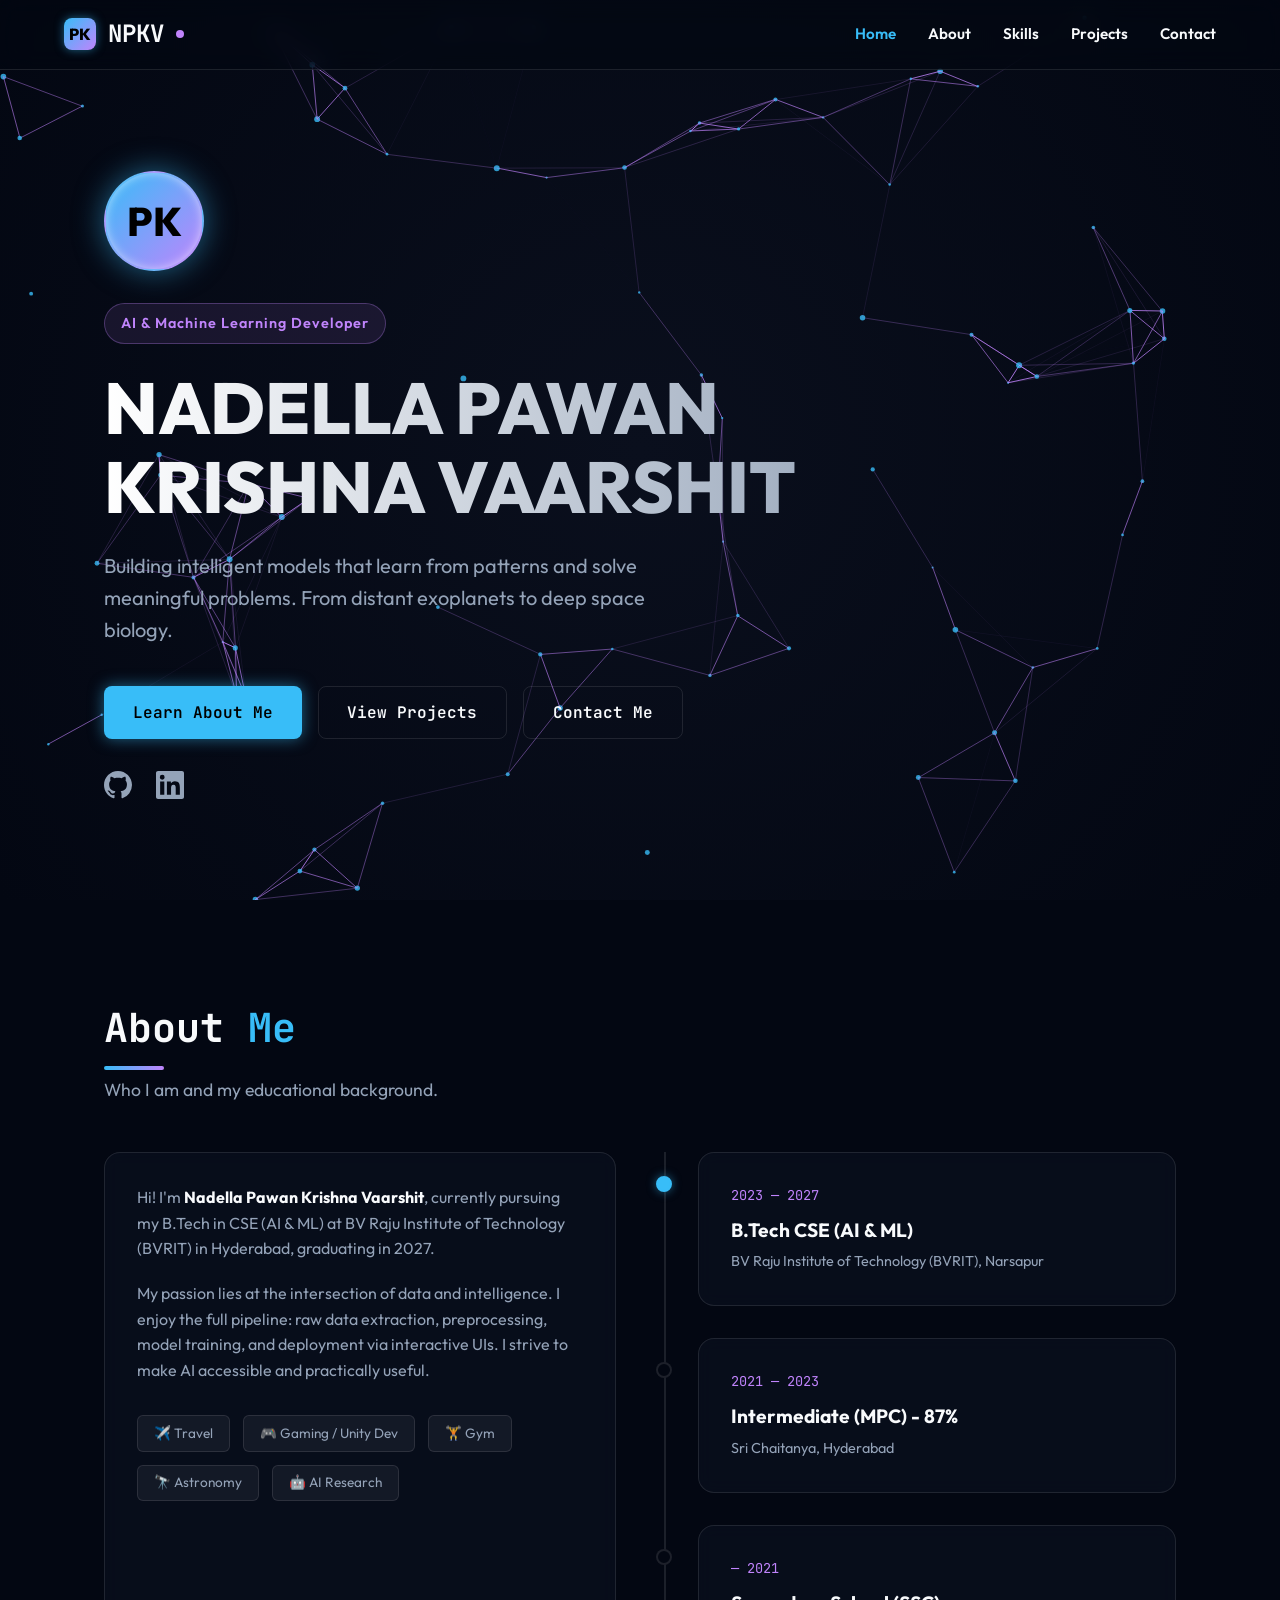
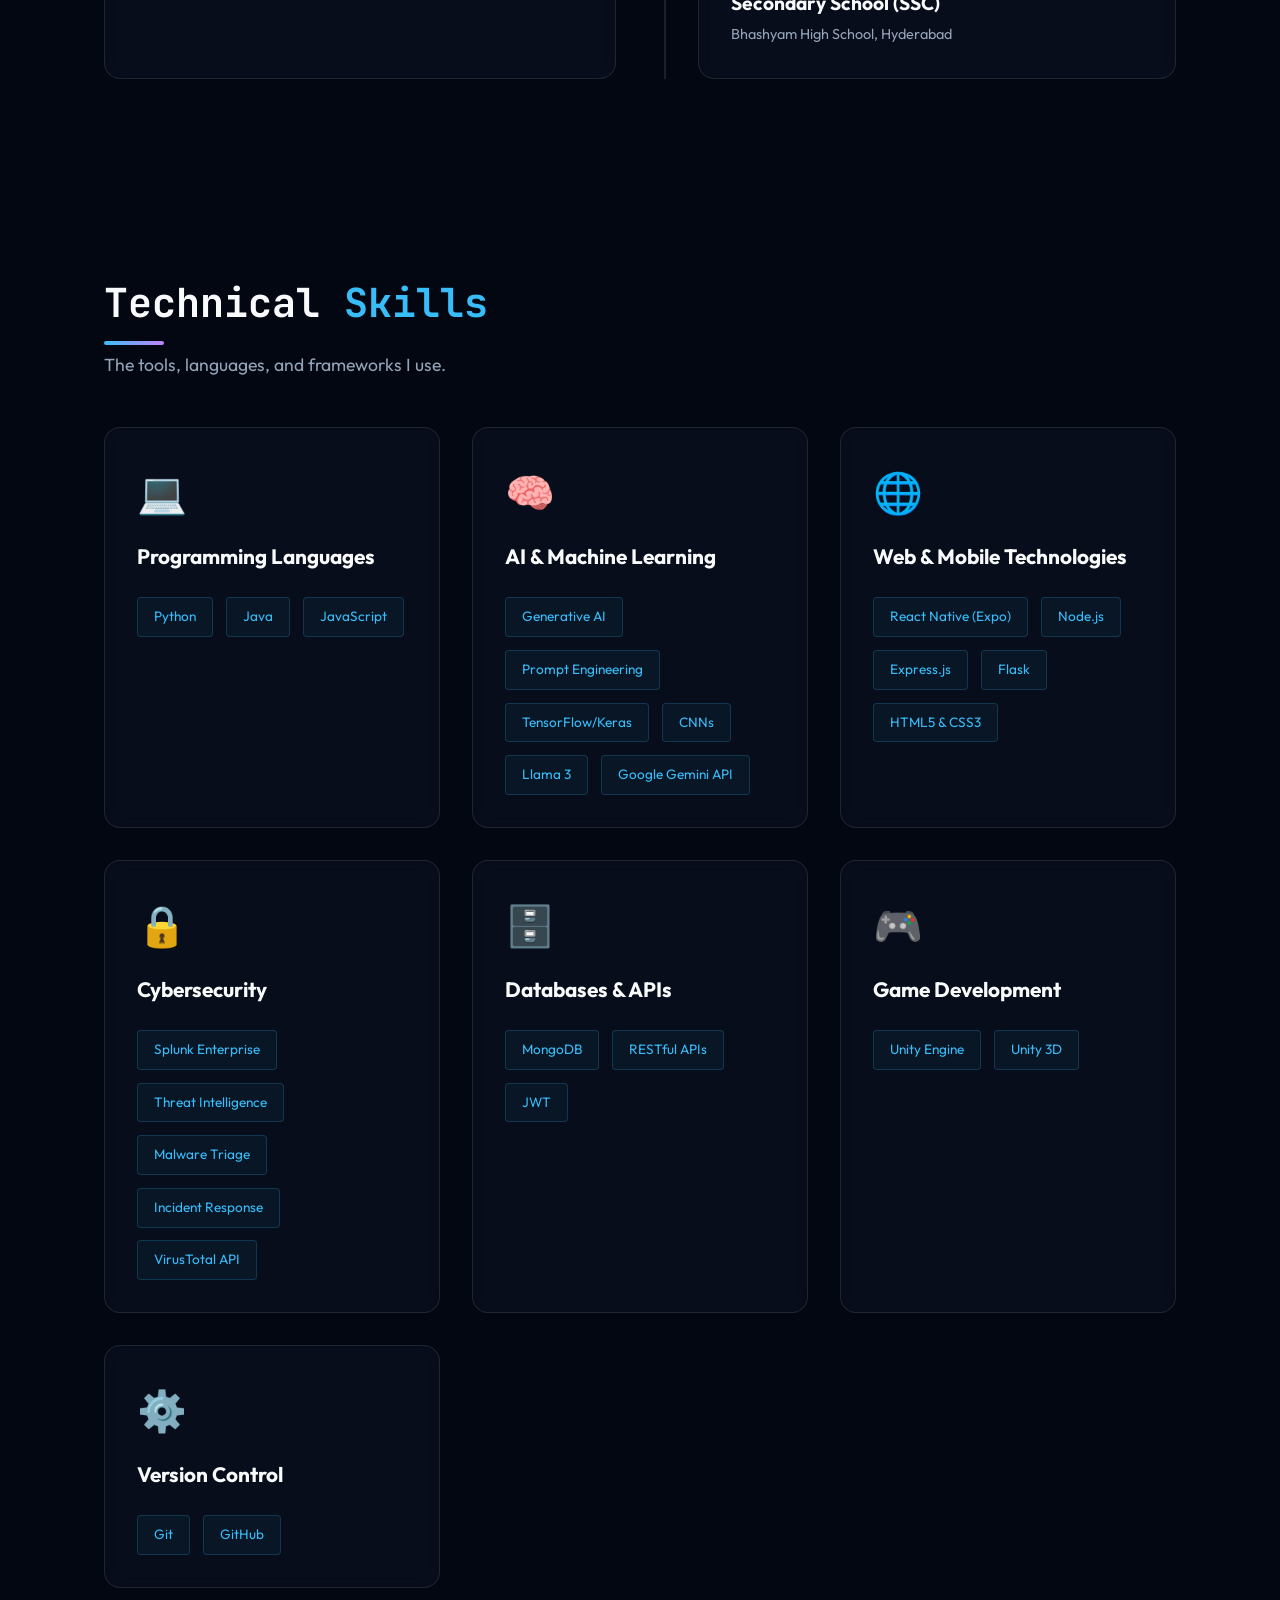
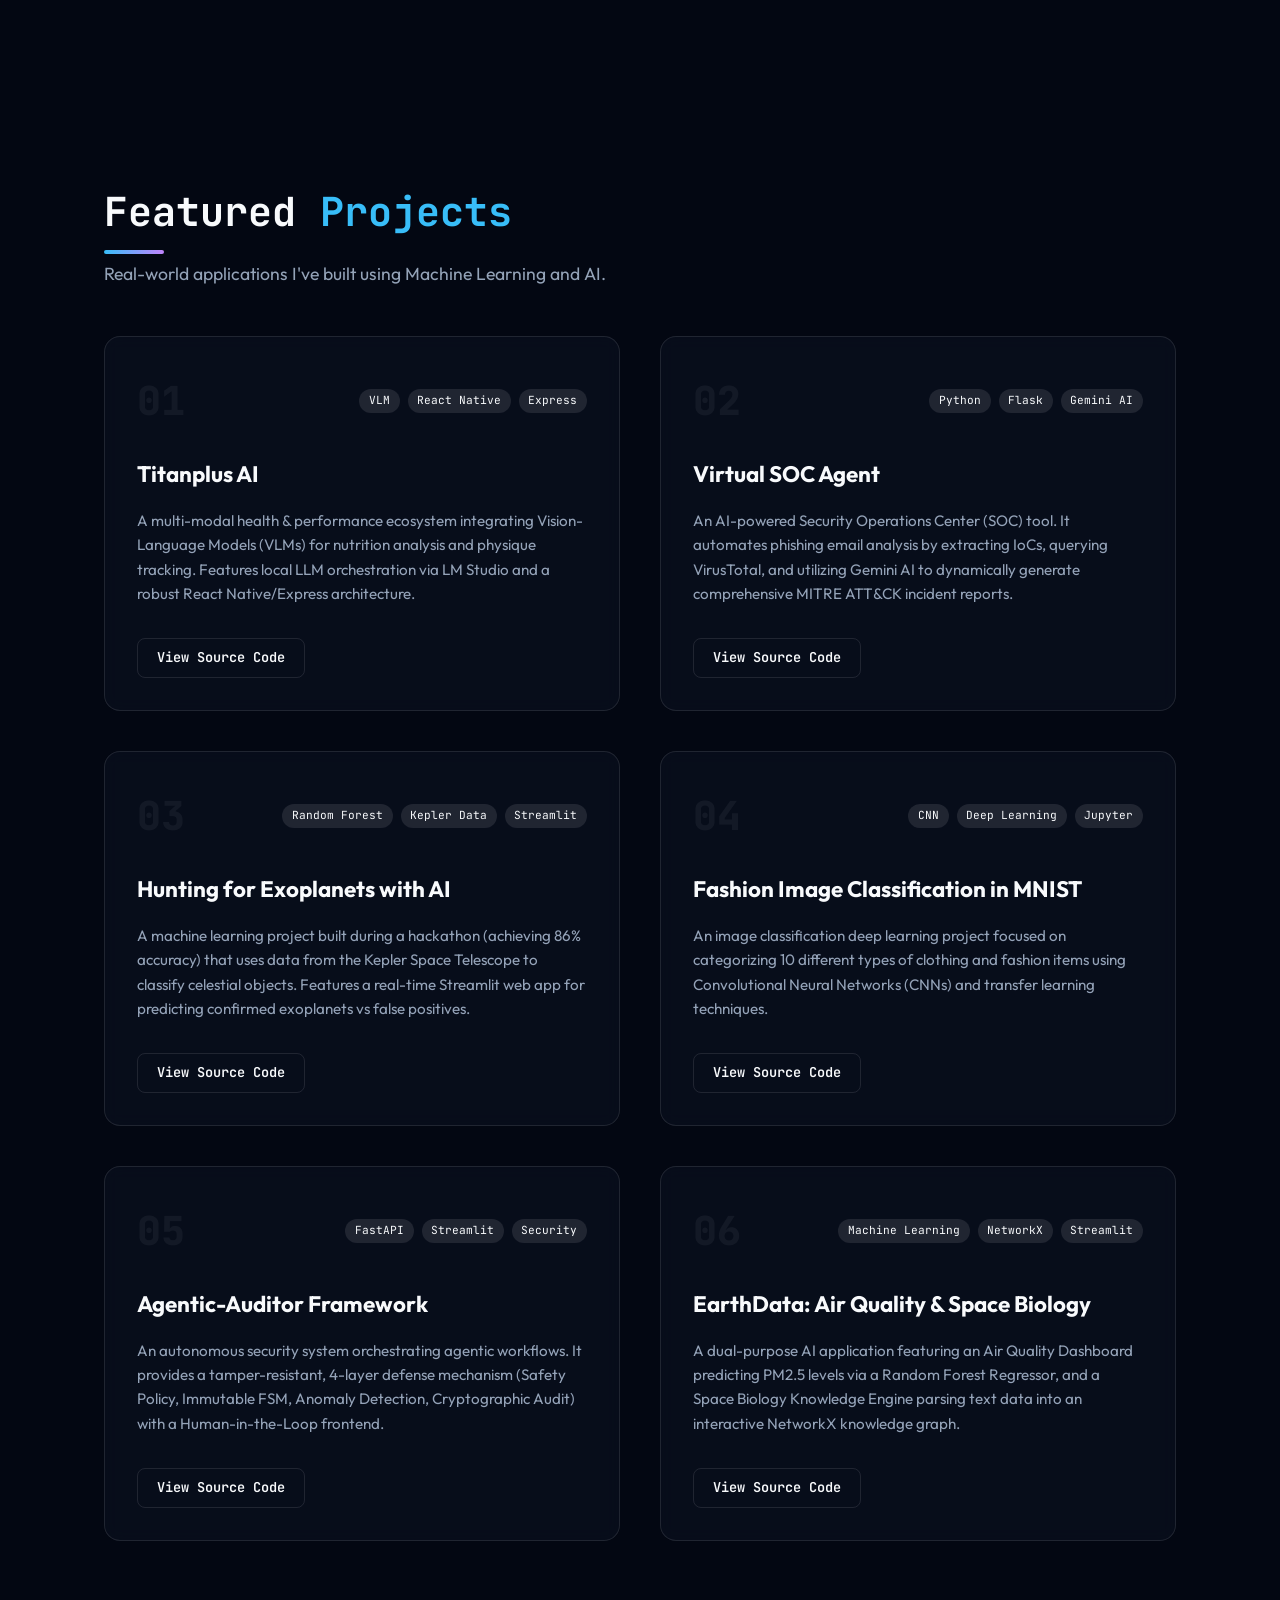
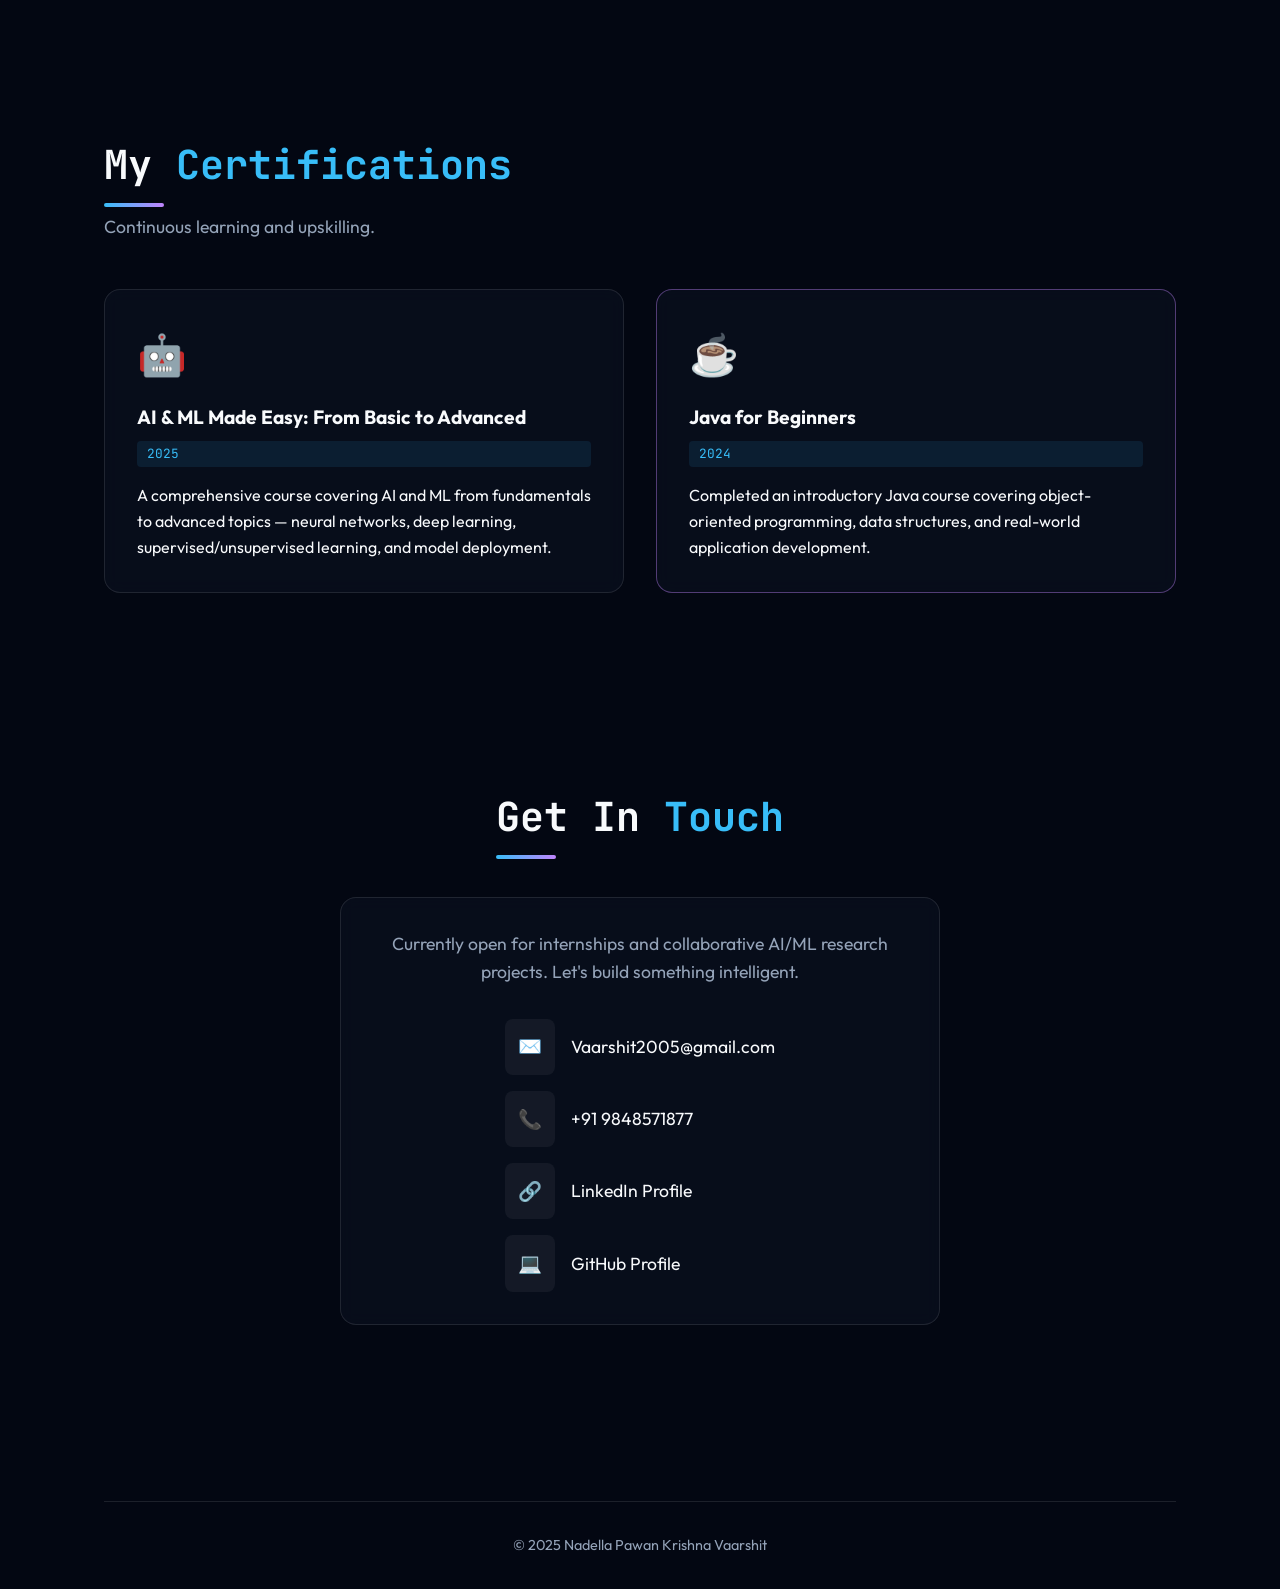
<file: index.html>
<!DOCTYPE html>
<html lang="en">
<head>
  <meta charset="UTF-8" />
  <meta name="viewport" content="width=device-width, initial-scale=1.0"/>
  <title>Nadella Pawan Krishna Vaarshit | AI & ML Developer</title>
  <link rel="stylesheet" href="style.css" />
  <link rel="preconnect" href="https://fonts.googleapis.com">
  <link rel="preconnect" href="https://fonts.gstatic.com" crossorigin>
  <link href="https://fonts.googleapis.com/css2?family=Outfit:wght@300;400;600;800&family=JetBrains+Mono:wght@400;700&display=swap" rel="stylesheet">
</head>
<body>
  <!-- Neural Network Background -->
  <canvas id="neural-bg"></canvas>

  <!-- Navigation -->
  <nav class="glass-nav">
    <div class="nav-logo">
      <div class="neon-logo">PK</div>
      NPKV<span class="pulse-dot"></span>
    </div>
    <div class="nav-links">
      <a href="#hero">Home</a>
      <a href="#about">About</a>
      <a href="#skills">Skills</a>
      <a href="#projects">Projects</a>
      <a href="#contact">Contact</a>
    </div>
  </nav>

  <!-- Main Content container -->
  <main class="content-container">
    
    <!-- Hero Section -->
    <section id="hero" class="hero-section">
      <div class="hero-content">
        <div class="profile-avatar-container">
          <div class="profile-avatar">PK</div>
        </div>
        <div class="badge-tag">AI & Machine Learning Developer</div>
        <h1 class="glitch-text" data-text="NADELLA PAWAN KRISHNA VAARSHIT">NADELLA PAWAN KRISHNA VAARSHIT</h1>
        <p class="hero-subtitle">Building intelligent models that learn from patterns and solve meaningful problems. From distant exoplanets to deep space biology.</p>
        <div class="hero-actions">
          <a href="#about" class="btn btn-primary">Learn About Me</a>
          <a href="#projects" class="btn btn-outline">View Projects</a>
          <a href="#contact" class="btn btn-outline">Contact Me</a>
        </div>
        <div class="social-links mt-4">
          <!-- Placeholders for GitHub and LinkedIn URLs -->
          <a href="https://github.com/pawan-krishna" target="_blank" class="social-icon" title="GitHub">
            <svg viewBox="0 0 24 24" fill="currentColor"><path d="M12 0C5.37 0 0 5.37 0 12c0 5.31 3.435 9.795 8.205 11.385.6.105.825-.255.825-.57 0-.285-.015-1.23-.015-2.235-3.015.555-3.795-.735-4.035-1.41-.135-.345-.72-1.41-1.23-1.695-.42-.225-1.02-.78-.015-.795.945-.015 1.62.87 1.845 1.23 1.08 1.815 2.805 1.305 3.495.99.105-.78.42-1.305.765-1.605-2.67-.3-5.46-1.335-5.46-5.925 0-1.305.465-2.385 1.23-3.225-.12-.3-.54-1.53.12-3.18 0 0 1.005-.315 3.3 1.23.96-.27 1.98-.405 3-.405s2.04.135 3 .405c2.295-1.56 3.3-1.23 3.3-1.23.66 1.65.24 2.88.12 3.18.765.84 1.23 1.905 1.23 3.225 0 4.605-2.805 5.625-5.475 5.925.435.375.81 1.095.81 2.22 0 1.605-.015 2.895-.015 3.3 0 .315.225.69.825.57A12.02 12.02 0 0024 12c0-6.63-5.37-12-12-12z"/></svg>
          </a>
          <a href="https://www.linkedin.com/in/nadella-pawan-krishna-vaarshith" target="_blank" class="social-icon" title="LinkedIn">
            <svg viewBox="0 0 24 24" fill="currentColor"><path d="M20.447 20.452h-3.554v-5.569c0-1.328-.027-3.037-1.852-3.037-1.853 0-2.136 1.445-2.136 2.939v5.667H9.351V9h3.414v1.561h.046c.477-.9 1.637-1.85 3.37-1.85 3.601 0 4.267 2.37 4.267 5.455v6.286zM5.337 7.433a2.062 2.062 0 0 1-2.063-2.065 2.064 2.064 0 1 1 2.063 2.065zm1.782 13.019H3.555V9h3.564v11.452zM22.225 0H1.771C.792 0 0 .774 0 1.729v20.542C0 23.227.792 24 1.771 24h20.451C23.2 24 24 23.227 24 22.271V1.729C24 .774 23.2 0 22.222 0h.003z"/></svg>
          </a>
        </div>
      </div>
    </section>

    <!-- About & Education Section -->
    <section id="about" class="section-padding hidden-reveal">
      <div class="section-header">
        <h2 class="section-title">About <span class="highlight">Me</span></h2>
        <p style="color: var(--muted); margin-top: 1rem; font-size: 1.1rem;">Who I am and my educational background.</p>
      </div>
      <div class="about-grid">
        <div class="glass-card about-text">
          <p>Hi! I'm <strong>Nadella Pawan Krishna Vaarshit</strong>, currently pursuing my B.Tech in CSE (AI & ML) at BV Raju Institute of Technology (BVRIT) in Hyderabad, graduating in 2027.</p>
          <p>My passion lies at the intersection of data and intelligence. I enjoy the full pipeline: raw data extraction, preprocessing, model training, and deployment via interactive UIs. I strive to make AI accessible and practically useful.</p>
          <div class="interests-container">
            <span class="glass-tag">✈️ Travel</span>
            <span class="glass-tag">🎮 Gaming / Unity Dev</span>
            <span class="glass-tag">🏋️ Gym</span>
            <span class="glass-tag">🔭 Astronomy</span>
            <span class="glass-tag">🤖 AI Research</span>
          </div>
        </div>
        <div class="timeline-container">
          <div class="timeline-item">
            <div class="timeline-dot current"></div>
            <div class="timeline-content glass-card">
              <span class="timeline-date">2023 — 2027</span>
              <h3>B.Tech CSE (AI & ML)</h3>
              <p>BV Raju Institute of Technology (BVRIT), Narsapur</p>
            </div>
          </div>
          <div class="timeline-item">
            <div class="timeline-dot"></div>
            <div class="timeline-content glass-card">
              <span class="timeline-date">2021 — 2023</span>
              <h3>Intermediate (MPC) - 87%</h3>
              <p>Sri Chaitanya, Hyderabad</p>
            </div>
          </div>
          <div class="timeline-item">
            <div class="timeline-dot"></div>
            <div class="timeline-content glass-card">
              <span class="timeline-date">— 2021</span>
              <h3>Secondary School (SSC)</h3>
              <p>Bhashyam High School, Hyderabad</p>
            </div>
          </div>
        </div>
      </div>
    </section>

    <!-- Skills Section -->
    <section id="skills" class="section-padding hidden-reveal">
      <div class="section-header">
        <h2 class="section-title">Technical <span class="highlight">Skills</span></h2>
        <p style="color: var(--muted); margin-top: 1rem; font-size: 1.1rem;">The tools, languages, and frameworks I use.</p>
      </div>
      <div class="skills-grid">
        
        <div class="glass-card skill-category">
          <div class="skill-icon">💻</div>
          <h3>Programming Languages</h3>
          <div class="tags-wrapper">
            <span class="skill-tag">Python</span>
            <span class="skill-tag">Java</span>
            <span class="skill-tag">JavaScript</span>
          </div>
        </div>

        <div class="glass-card skill-category">
          <div class="skill-icon">🧠</div>
          <h3>AI & Machine Learning</h3>
          <div class="tags-wrapper">
            <span class="skill-tag">Generative AI</span>
            <span class="skill-tag">Prompt Engineering</span>
            <span class="skill-tag">TensorFlow/Keras</span>
            <span class="skill-tag">CNNs</span>
            <span class="skill-tag">Llama 3</span>
            <span class="skill-tag">Google Gemini API</span>
          </div>
        </div>

        <div class="glass-card skill-category">
          <div class="skill-icon">🌐</div>
          <h3>Web & Mobile Technologies</h3>
          <div class="tags-wrapper">
            <span class="skill-tag">React Native (Expo)</span>
            <span class="skill-tag">Node.js</span>
            <span class="skill-tag">Express.js</span>
            <span class="skill-tag">Flask</span>
            <span class="skill-tag">HTML5 & CSS3</span>
          </div>
        </div>

        <div class="glass-card skill-category">
          <div class="skill-icon">🔒</div>
          <h3>Cybersecurity</h3>
          <div class="tags-wrapper">
            <span class="skill-tag">Splunk Enterprise</span>
            <span class="skill-tag">Threat Intelligence</span>
            <span class="skill-tag">Malware Triage</span>
            <span class="skill-tag">Incident Response</span>
            <span class="skill-tag">VirusTotal API</span>
          </div>
        </div>

        <div class="glass-card skill-category">
          <div class="skill-icon">🗄️</div>
          <h3>Databases & APIs</h3>
          <div class="tags-wrapper">
            <span class="skill-tag">MongoDB</span>
            <span class="skill-tag">RESTful APIs</span>
            <span class="skill-tag">JWT</span>
          </div>
        </div>

        <div class="glass-card skill-category">
          <div class="skill-icon">🎮</div>
          <h3>Game Development</h3>
          <div class="tags-wrapper">
            <span class="skill-tag">Unity Engine</span>
            <span class="skill-tag">Unity 3D</span>
          </div>
        </div>

        <div class="glass-card skill-category">
          <div class="skill-icon">⚙️</div>
          <h3>Version Control</h3>
          <div class="tags-wrapper">
            <span class="skill-tag">Git</span>
            <span class="skill-tag">GitHub</span>
          </div>
        </div>

      </div>
    </section>

    <!-- Projects Section -->
    <section id="projects" class="section-padding hidden-reveal">
      <div class="section-header">
        <h2 class="section-title">Featured <span class="highlight">Projects</span></h2>
        <p style="color: var(--muted); margin-top: 1rem; font-size: 1.1rem;">Real-world applications I've built using Machine Learning and AI.</p>
      </div>
      <div class="projects-container">
        
        <!-- Project 1: Titanplus AI -->
        <div class="project-card glass-card">
          <div class="project-content">
            <div class="project-top">
              <span class="project-number">01</span>
              <div class="project-tech-stack">
                <span class="tech-pill">VLM</span><span class="tech-pill">React Native</span><span class="tech-pill">Express</span>
              </div>
            </div>
            <h3 class="project-title">Titanplus AI</h3>
            <p class="project-desc">A multi-modal health & performance ecosystem integrating Vision-Language Models (VLMs) for nutrition analysis and physique tracking. Features local LLM orchestration via LM Studio and a robust React Native/Express architecture.</p>
            <div class="project-links">
              <a href="https://github.com/pawan-krishna/Titanplus_AI" target="_blank" class="btn btn-outline btn-sm">View Source Code</a>
            </div>
          </div>
        </div>

        <!-- Project 2: Virtual SOC Agent -->
        <div class="project-card glass-card">
          <div class="project-content">
            <div class="project-top">
              <span class="project-number">02</span>
              <div class="project-tech-stack">
                <span class="tech-pill">Python</span><span class="tech-pill">Flask</span><span class="tech-pill">Gemini AI</span>
              </div>
            </div>
            <h3 class="project-title">Virtual SOC Agent</h3>
            <p class="project-desc">An AI-powered Security Operations Center (SOC) tool. It automates phishing email analysis by extracting IoCs, querying VirusTotal, and utilizing Gemini AI to dynamically generate comprehensive MITRE ATT&CK incident reports.</p>
            <div class="project-links">
              <a href="https://github.com/pawan-krishna/Virtual_SOC_Agent" target="_blank" class="btn btn-outline btn-sm">View Source Code</a>
            </div>
          </div>
        </div>

        <!-- Project 3: Exoplanets -->
        <div class="project-card glass-card">
          <div class="project-content">
            <div class="project-top">
              <span class="project-number">03</span>
              <div class="project-tech-stack">
                <span class="tech-pill">Random Forest</span><span class="tech-pill">Kepler Data</span><span class="tech-pill">Streamlit</span>
              </div>
            </div>
            <h3 class="project-title">Hunting for Exoplanets with AI</h3>
            <p class="project-desc">A machine learning project built during a hackathon (achieving 86% accuracy) that uses data from the Kepler Space Telescope to classify celestial objects. Features a real-time Streamlit web app for predicting confirmed exoplanets vs false positives.</p>
            <div class="project-links">
              <a href="https://github.com/pawan-krishna/exoplanet-hunting" target="_blank" class="btn btn-outline btn-sm">View Source Code</a>
            </div>
          </div>
        </div>

        <!-- Project 4: Fashion Classification -->
        <div class="project-card glass-card">
          <div class="project-content">
            <div class="project-top">
              <span class="project-number">04</span>
              <div class="project-tech-stack">
                <span class="tech-pill">CNN</span><span class="tech-pill">Deep Learning</span><span class="tech-pill">Jupyter</span>
              </div>
            </div>
            <h3 class="project-title">Fashion Image Classification in MNIST</h3>
            <p class="project-desc">An image classification deep learning project focused on categorizing 10 different types of clothing and fashion items using Convolutional Neural Networks (CNNs) and transfer learning techniques.</p>
            <div class="project-links">
              <a href="https://github.com/pawan-krishna/fashion-classification" target="_blank" class="btn btn-outline btn-sm">View Source Code</a>
            </div>
          </div>
        </div>

        <!-- Project 5: Agentic-Auditor -->
        <div class="project-card glass-card">
          <div class="project-content">
            <div class="project-top">
              <span class="project-number">05</span>
              <div class="project-tech-stack">
                <span class="tech-pill">FastAPI</span><span class="tech-pill">Streamlit</span><span class="tech-pill">Security</span>
              </div>
            </div>
            <h3 class="project-title">Agentic-Auditor Framework</h3>
            <p class="project-desc">An autonomous security system orchestrating agentic workflows. It provides a tamper-resistant, 4-layer defense mechanism (Safety Policy, Immutable FSM, Anomaly Detection, Cryptographic Audit) with a Human-in-the-Loop frontend.</p>
            <div class="project-links">
              <a href="https://github.com/pawan-krishna/Agentic-Auditor-Framework" target="_blank" class="btn btn-outline btn-sm">View Source Code</a>
            </div>
          </div>
        </div>

        <!-- Project 6: EarthData -->
        <div class="project-card glass-card">
          <div class="project-content">
            <div class="project-top">
              <span class="project-number">06</span>
              <div class="project-tech-stack">
                <span class="tech-pill">Machine Learning</span><span class="tech-pill">NetworkX</span><span class="tech-pill">Streamlit</span>
              </div>
            </div>
            <h3 class="project-title">EarthData: Air Quality & Space Biology</h3>
            <p class="project-desc">A dual-purpose AI application featuring an Air Quality Dashboard predicting PM2.5 levels via a Random Forest Regressor, and a Space Biology Knowledge Engine parsing text data into an interactive NetworkX knowledge graph.</p>
            <div class="project-links">
              <a href="https://github.com/pawan-krishna/earthdata-air-quality" target="_blank" class="btn btn-outline btn-sm">View Source Code</a>
            </div>
          </div>
        </div>

      </div>
    </section>

    <!-- Certifications Section -->
    <section id="certificates" class="section-padding hidden-reveal">
      <div class="section-header">
        <h2 class="section-title">My <span class="highlight">Certifications</span></h2>
        <p style="color: var(--muted); margin-top: 1rem; font-size: 1.1rem;">Continuous learning and upskilling.</p>
      </div>
      <div class="cert-grid">
        <div class="glass-card cert-card-large">
          <div class="cert-icon">🤖</div>
          <h3>AI & ML Made Easy: From Basic to Advanced</h3>
          <span class="cert-year">2025</span>
          <p>A comprehensive course covering AI and ML from fundamentals to advanced topics — neural networks, deep learning, supervised/unsupervised learning, and model deployment.</p>
        </div>
        <div class="glass-card cert-card-large" style="border-color: rgba(192, 132, 252, 0.4);">
          <div class="cert-icon">☕</div>
          <h3>Java for Beginners</h3>
          <span class="cert-year">2024</span>
          <p>Completed an introductory Java course covering object-oriented programming, data structures, and real-world application development.</p>
        </div>
      </div>
    </section>

    <!-- Contact Section -->
    <section id="contact" class="section-padding hidden-reveal" style="margin-bottom: 5rem;">
      <div class="section-header" style="text-align: center;">
        <h2 class="section-title">Get In <span class="highlight">Touch</span></h2>
      </div>
      <div class="contact-layout" style="display: flex; justify-content: center;">
        
        <!-- Contact Box -->
        <div class="glass-card contact-box" style="width: 100%; max-width: 600px; text-align: center;">
          <p style="margin-bottom: 2rem; color: var(--muted); font-size: 1.1rem;">Currently open for internships and collaborative AI/ML research projects. Let's build something intelligent.</p>
          
          <div class="contact-links" style="display: flex; flex-direction: column; gap: 1rem; width: fit-content; margin: 0 auto; align-items: flex-start;">
            <a href="mailto:Vaarshit2005@gmail.com" class="contact-link">
              <span class="icon">✉️</span> Vaarshit2005@gmail.com
            </a>
            <a href="tel:+919848571877" class="contact-link">
              <span class="icon">📞</span> +91 9848571877
            </a>
            <a href="https://www.linkedin.com/in/nadella-pawan-krishna-vaarshith" target="_blank" aria-label="LinkedIn" class="contact-link">
              <span class="icon">🔗</span> LinkedIn Profile
            </a>
            <a href="https://github.com/pawan-krishna" target="_blank" aria-label="GitHub" class="contact-link">
              <span class="icon">💻</span> GitHub Profile
            </a>
          </div>
        </div>
      </div>
    </section>

    <footer>
      <p>© 2025 Nadella Pawan Krishna Vaarshit</p>
    </footer>

  </main>

  <script src="script.js"></script>
</body>
</html>
</file>
<file: style.css>
:root {
  /* Core Colors - Dark/Neon Theme */
  --bg-base: #030712;
  --bg-surface: rgba(15, 23, 42, 0.4);
  --accent: #38bdf8;
  --accent-glow: rgba(56, 189, 248, 0.5);
  --secondary: #c084fc;
  --text-main: #f8fafc;
  --muted: #94a3b8;
  --border: rgba(255, 255, 255, 0.1);
  --border-hover: rgba(56, 189, 248, 0.4);

  /* Typography */
  --font-main: 'Outfit', sans-serif;
  --font-mono: 'JetBrains Mono', monospace;
}

* {
  margin: 0;
  padding: 0;
  box-sizing: border-box;
  scroll-behavior: smooth;
}

body {
  background-color: var(--bg-base);
  color: var(--text-main);
  font-family: var(--font-main);
  line-height: 1.6;
  overflow-x: hidden;
}

/* Background Canvas */
#neural-bg {
  position: fixed;
  top: 0;
  left: 0;
  width: 100vw;
  height: 100vh;
  z-index: -1;
  background: radial-gradient(circle at center, #0a0f1d 0%, #030712 100%);
}

/* Typography Utilities */
.highlight { color: var(--accent); }
.mt-4 { margin-top: 2rem; }

/* Glassmorphism Classes */
.glass-nav {
  position: fixed;
  top: 0;
  width: 100%;
  height: 70px;
  display: flex;
  justify-content: space-between;
  align-items: center;
  padding: 0 5%;
  background: rgba(3, 7, 18, 0.6);
  backdrop-filter: blur(12px);
  -webkit-backdrop-filter: blur(12px);
  border-bottom: 1px solid var(--border);
  z-index: 1000;
  transition: all 0.3s ease;
}

.glass-card {
  background: var(--bg-surface);
  backdrop-filter: blur(8px);
  -webkit-backdrop-filter: blur(8px);
  border: 1px solid var(--border);
  border-radius: 16px;
  padding: 2rem;
  transition: transform 0.3s ease, border-color 0.3s ease, box-shadow 0.3s ease;
}

.glass-card:hover {
  border-color: var(--border-hover);
  box-shadow: 0 0 20px rgba(56, 189, 248, 0.1);
  transform: translateY(-5px);
}

/* Nav Styles */
.neon-logo {
  width: 32px;
  height: 32px;
  background: linear-gradient(135deg, var(--accent), var(--secondary));
  border-radius: 8px;
  display: flex;
  align-items: center;
  justify-content: center;
  color: #000;
  font-family: var(--font-main);
  font-weight: 800;
  font-size: 1rem;
  box-shadow: 0 0 10px var(--accent-glow);
}
.nav-logo {
  font-family: var(--font-mono);
  font-weight: 700;
  font-size: 1.5rem;
  display: flex;
  align-items: center;
  gap: 12px;
}
.pulse-dot {
  width: 8px;
  height: 8px;
  background: var(--secondary);
  border-radius: 50%;
  animation: pulse 2s infinite;
}
.nav-links {
  display: flex;
  gap: 2rem;
}
.nav-links a {
  color: var(--text-main);
  text-decoration: none;
  font-size: 0.95rem;
  font-weight: 600;
  transition: color 0.3s ease;
}
.nav-links a:hover, .nav-links a.active {
  color: var(--accent);
}

/* Layout */
.content-container {
  max-width: 1200px;
  margin: 0 auto;
  padding: 0 5%;
}

.section-padding {
  padding: 6rem 0;
}

.section-header {
  margin-bottom: 3rem;
}

.section-title {
  font-family: var(--font-mono);
  font-size: 2.5rem;
  font-weight: 700;
  position: relative;
  display: inline-block;
}
.section-title::after {
  content: '';
  position: absolute;
  bottom: -10px;
  left: 0;
  width: 60px;
  height: 4px;
  background: linear-gradient(90deg, var(--accent), var(--secondary));
  border-radius: 2px;
}

/* Hero Section */
.hero-section {
  min-height: 100vh;
  display: flex;
  align-items: center;
  justify-content: flex-start;
  padding-top: 70px;
}

.profile-avatar-container {
  margin-bottom: 2rem;
}
.profile-avatar {
  width: 100px;
  height: 100px;
  border-radius: 50%;
  background: linear-gradient(135deg, var(--accent), var(--secondary));
  display: flex;
  align-items: center;
  justify-content: center;
  font-size: 2.5rem;
  font-weight: 800;
  color: #000;
  box-shadow: 0 0 30px var(--accent-glow), inset 0 0 10px rgba(255,255,255,0.5);
  border: 2px solid var(--border);
  animation: float 4s ease-in-out infinite;
}

@keyframes float {
  0% { transform: translateY(0px); }
  50% { transform: translateY(-10px); }
  100% { transform: translateY(0px); }
}

.hero-content {
  max-width: 800px;
}

.badge-tag {
  display: inline-block;
  padding: 0.5rem 1rem;
  background: rgba(192, 132, 252, 0.1);
  border: 1px solid rgba(192, 132, 252, 0.3);
  color: var(--secondary);
  border-radius: 50px;
  font-size: 0.9rem;
  font-weight: 600;
  margin-bottom: 1.5rem;
  letter-spacing: 1px;
}

.glitch-text {
  font-size: 4.5rem;
  font-weight: 800;
  line-height: 1.1;
  margin-bottom: 1.5rem;
  background: linear-gradient(to right, #fff, #94a3b8);
  -webkit-background-clip: text;
  -webkit-text-fill-color: transparent;
}

.hero-subtitle {
  font-size: 1.25rem;
  color: var(--muted);
  margin-bottom: 2.5rem;
  max-width: 600px;
}

/* Buttons */
.btn {
  display: inline-flex;
  align-items: center;
  justify-content: center;
  padding: 0.8rem 1.8rem;
  font-size: 1rem;
  font-weight: 600;
  border-radius: 8px;
  text-decoration: none;
  transition: all 0.3s ease;
  cursor: pointer;
  font-family: var(--font-mono);
}
.btn-primary {
  background: var(--accent);
  color: #000;
  border: none;
  box-shadow: 0 0 15px var(--accent-glow);
}
.btn-primary:hover {
  background: #fff;
  box-shadow: 0 0 25px rgba(255,255,255,0.5);
}
.btn-outline {
  background: transparent;
  color: var(--text-main);
  border: 1px solid var(--border);
}
.btn-outline:hover {
  border-color: var(--accent);
  color: var(--accent);
}
.btn-sm {
  padding: 0.5rem 1.2rem;
  font-size: 0.85rem;
}
.hero-actions {
  display: flex;
  gap: 1rem;
}

/* Social Links */
.social-links {
  display: flex;
  gap: 1.5rem;
}
.social-icon {
  width: 28px;
  height: 28px;
  color: var(--muted);
  transition: color 0.3s ease, transform 0.3s ease;
}
.social-icon:hover {
  color: var(--accent);
  transform: translateY(-3px);
}

/* About & Education */
.about-grid {
  display: grid;
  grid-template-columns: 1fr 1fr;
  gap: 3rem;
}
.about-text p {
  margin-bottom: 1.2rem;
  color: var(--muted);
}
.about-text strong {
  color: var(--text-main);
}
.interests-container {
  display: flex;
  flex-wrap: wrap;
  gap: 0.8rem;
  margin-top: 2rem;
}
.glass-tag {
  padding: 0.4rem 1rem;
  background: rgba(255,255,255,0.05);
  border: 1px solid var(--border);
  border-radius: 6px;
  font-size: 0.85rem;
  color: var(--muted);
}

.timeline-container {
  border-left: 2px solid var(--border);
  padding-left: 2rem;
  display: flex;
  flex-direction: column;
  gap: 2rem;
}
.timeline-item {
  position: relative;
}
.timeline-dot {
  position: absolute;
  left: -2.6rem;
  top: 1.5rem;
  width: 16px;
  height: 16px;
  border-radius: 50%;
  background: var(--bg-base);
  border: 2px solid var(--border);
  z-index: 2;
}
.timeline-dot.current {
  border-color: var(--accent);
  background: var(--accent);
  box-shadow: 0 0 10px var(--accent-glow);
}
.timeline-date {
  font-family: var(--font-mono);
  font-size: 0.85rem;
  color: var(--secondary);
  display: block;
  margin-bottom: 0.5rem;
}
.timeline-content h3 {
  font-size: 1.2rem;
  margin-bottom: 0.3rem;
}
.timeline-content p {
  font-size: 0.9rem;
  color: var(--muted);
}

/* Skills */
.skills-grid {
  display: grid;
  grid-template-columns: repeat(auto-fit, minmax(300px, 1fr));
  gap: 2rem;
}
.skill-icon {
  font-size: 2.5rem;
  margin-bottom: 1rem;
}
.skill-category h3 {
  font-size: 1.3rem;
  margin-bottom: 1.5rem;
}
.tags-wrapper {
  display: flex;
  flex-wrap: wrap;
  gap: 0.8rem;
}
.skill-tag {
  padding: 0.5rem 1rem;
  background: rgba(56, 189, 248, 0.05);
  border: 1px solid rgba(56, 189, 248, 0.2);
  border-radius: 4px;
  font-size: 0.85rem;
  color: var(--accent);
  transition: all 0.3s ease;
}
.skill-tag:hover {
  background: rgba(56, 189, 248, 0.15);
  border-color: var(--accent);
  transform: translateY(-2px);
}

/* Projects */
.projects-container {
  display: grid;
  grid-template-columns: repeat(auto-fit, minmax(350px, 1fr));
  gap: 2.5rem;
}
.project-card {
  position: relative;
  overflow: hidden;
}
.project-card::before {
  content: '';
  position: absolute;
  top: 0; left: 0; width: 100%; height: 3px;
  background: linear-gradient(90deg, var(--accent), var(--secondary));
  opacity: 0;
  transition: opacity 0.3s ease;
}
.project-card:hover::before {
  opacity: 1;
}
.project-top {
  display: flex;
  justify-content: space-between;
  align-items: center;
  margin-bottom: 1.5rem;
}
.project-number {
  font-family: var(--font-mono);
  font-size: 2.5rem;
  font-weight: 800;
  color: rgba(255,255,255,0.05);
}
.project-tech-stack {
  display: flex;
  gap: 0.5rem;
  flex-wrap: wrap;
  justify-content: flex-end;
}
.tech-pill {
  font-family: var(--font-mono);
  font-size: 0.7rem;
  padding: 0.2rem 0.6rem;
  border-radius: 50px;
  background: rgba(255,255,255,0.1);
  color: var(--text-main);
}
.project-title {
  font-size: 1.4rem;
  margin-bottom: 1rem;
}
.project-desc {
  color: var(--muted);
  font-size: 0.95rem;
  margin-bottom: 2rem;
}
.project-links {
  display: flex;
  gap: 1rem;
}

/* Contact & Certs */
.cert-grid {
  display: grid;
  grid-template-columns: repeat(auto-fit, minmax(350px, 1fr));
  gap: 2rem;
}
.cert-card-large {
  display: flex;
  flex-direction: column;
}
.cert-card-large .cert-icon {
  font-size: 2.5rem;
  margin-bottom: 1rem;
}
.cert-card-large h3 {
  font-size: 1.2rem;
  margin-bottom: 0.5rem;
}
.cert-year {
  display: inline-block;
  padding: 0.2rem 0.6rem;
  background: rgba(56, 189, 248, 0.1);
  color: var(--accent);
  border-radius: 4px;
  font-family: var(--font-mono);
  font-size: 0.8rem;
  margin-bottom: 1rem;
}

.contact-layout {
  display: grid;
  grid-template-columns: 1fr;
  gap: 2rem;
}
.contact-details {
  display: flex;
  flex-direction: column;
  gap: 1.5rem;
}
.contact-link {
  display: flex;
  align-items: center;
  gap: 1rem;
  color: var(--text-main);
  text-decoration: none;
  font-size: 1.1rem;
  transition: color 0.3s ease;
}
.contact-link:hover {
  color: var(--accent);
}
.contact-link .icon {
  background: rgba(255,255,255,0.05);
  padding: 0.8rem;
  border-radius: 8px;
  font-size: 1.2rem;
}

footer {
  text-align: center;
  padding: 2rem;
  border-top: 1px solid var(--border);
  color: var(--muted);
  font-size: 0.9rem;
}

/* Animations */
@keyframes pulse {
  0% { transform: scale(1); opacity: 1; }
  50% { transform: scale(1.5); opacity: 0.5; }
  100% { transform: scale(1); opacity: 1; }
}

.hidden-reveal {
  opacity: 0;
  transform: translateY(40px);
  transition: opacity 0.8s cubic-bezier(0.5, 0, 0, 1), transform 0.8s cubic-bezier(0.5, 0, 0, 1);
}
.revealed {
  opacity: 1;
  transform: translateY(0);
}

/* Responsive */
@media (max-width: 900px) {
  .about-grid, .contact-layout {
    grid-template-columns: 1fr;
  }
  .glitch-text {
    font-size: 3rem;
  }
}
@media (max-width: 600px) {
  .nav-links {
    display: none;
  }
  .hero-actions {
    flex-direction: column;
  }
}
</file>
